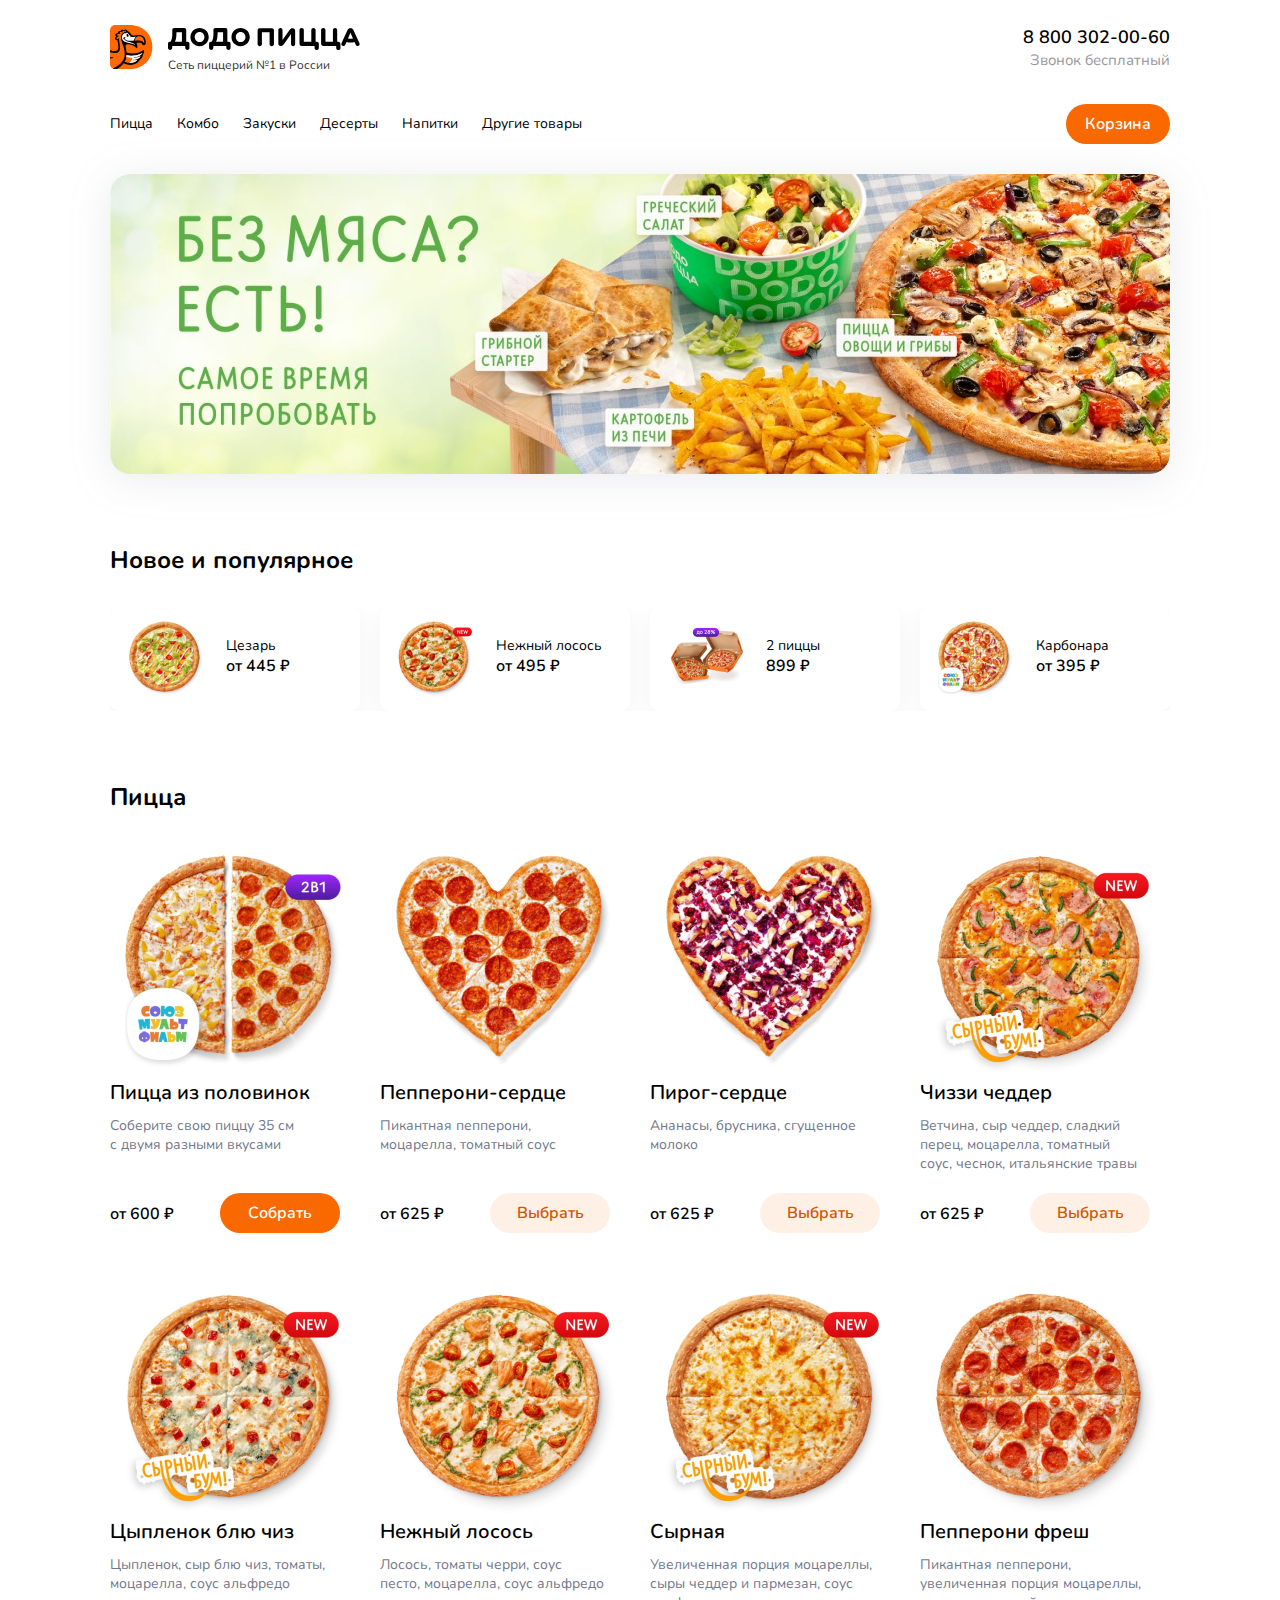
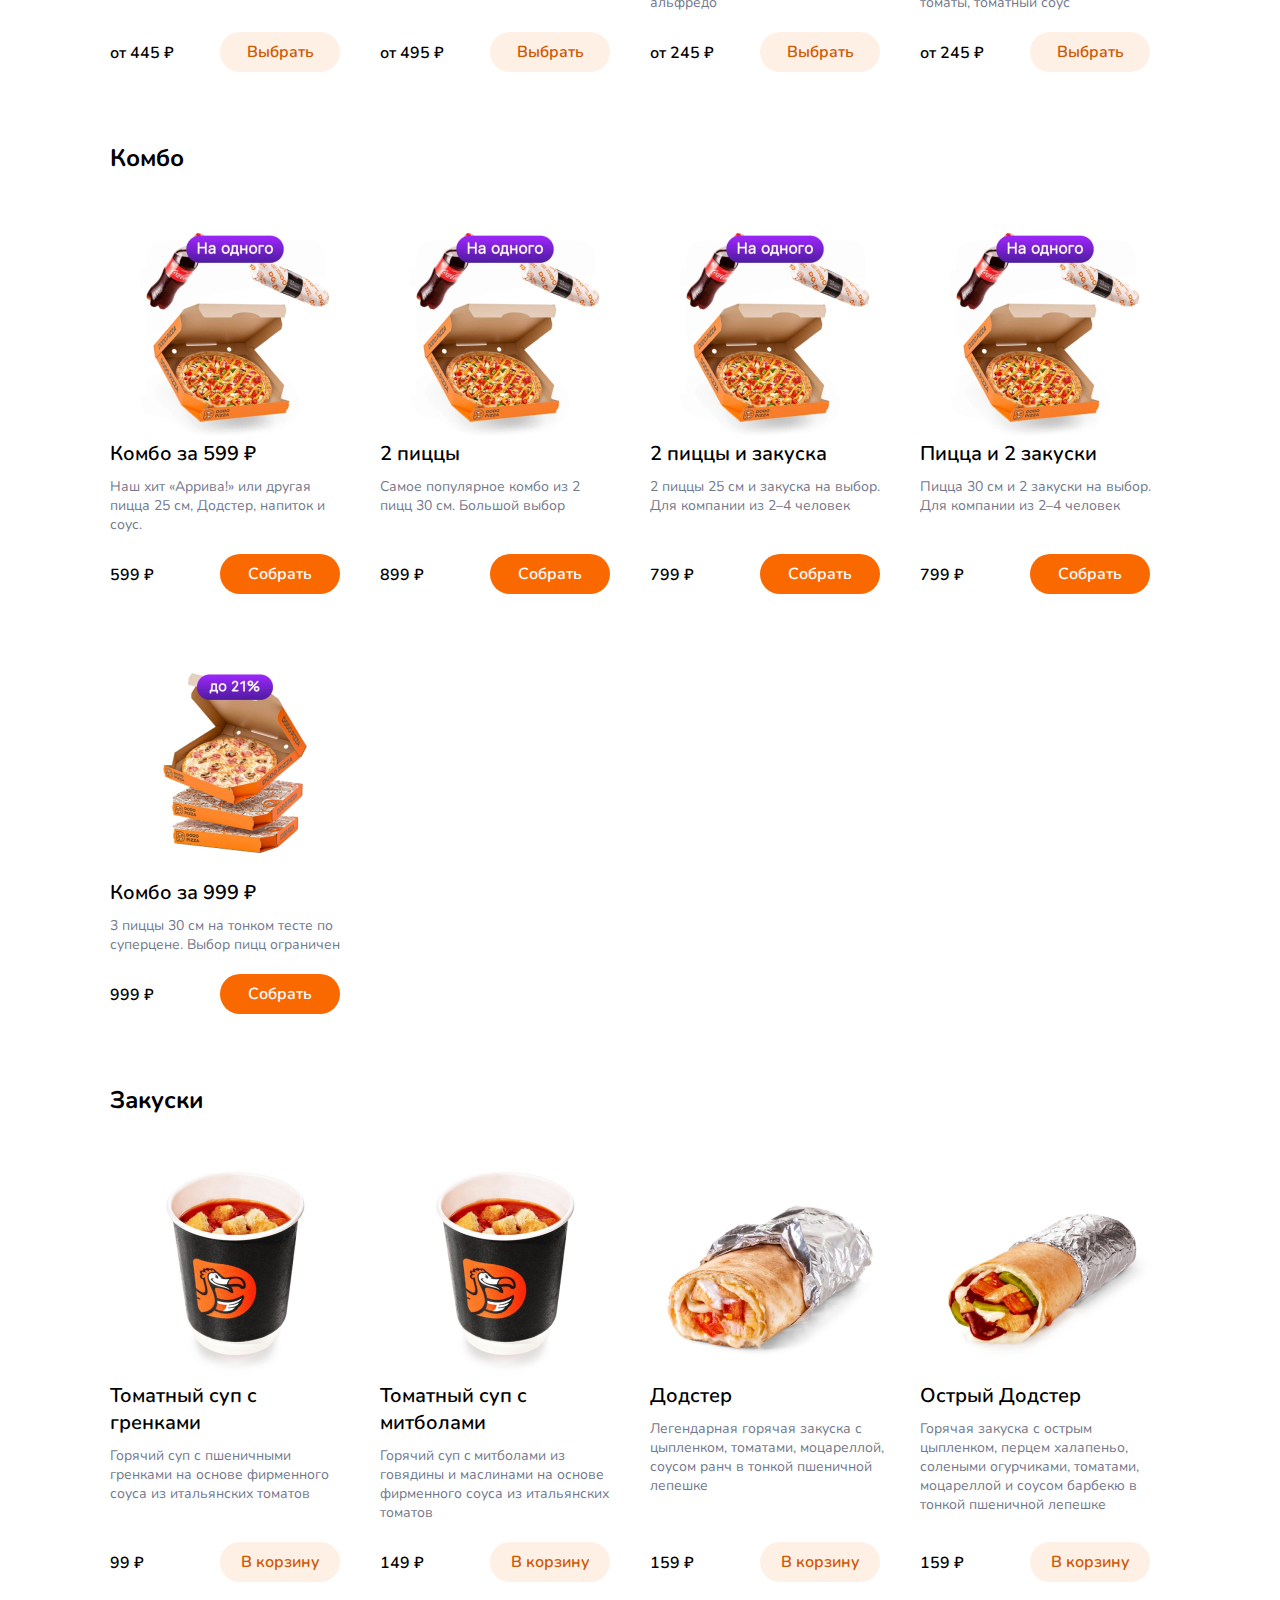
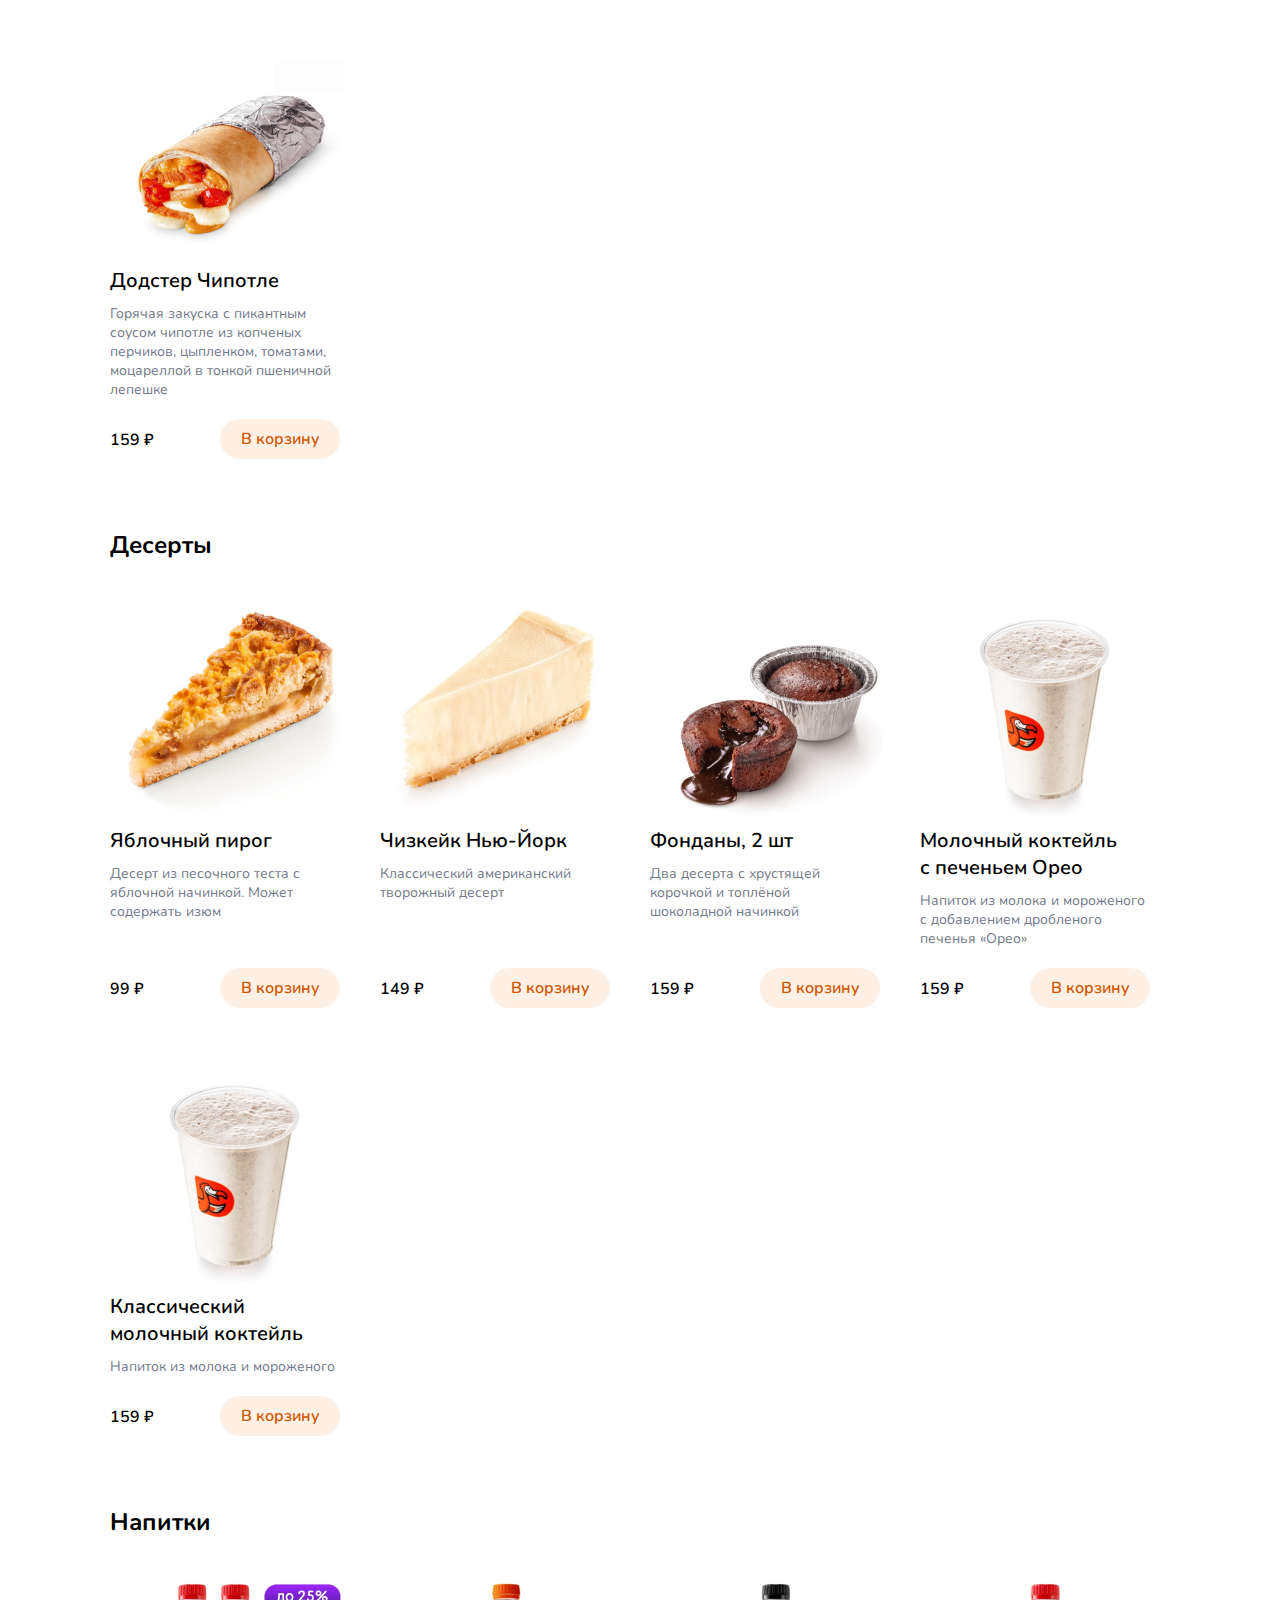
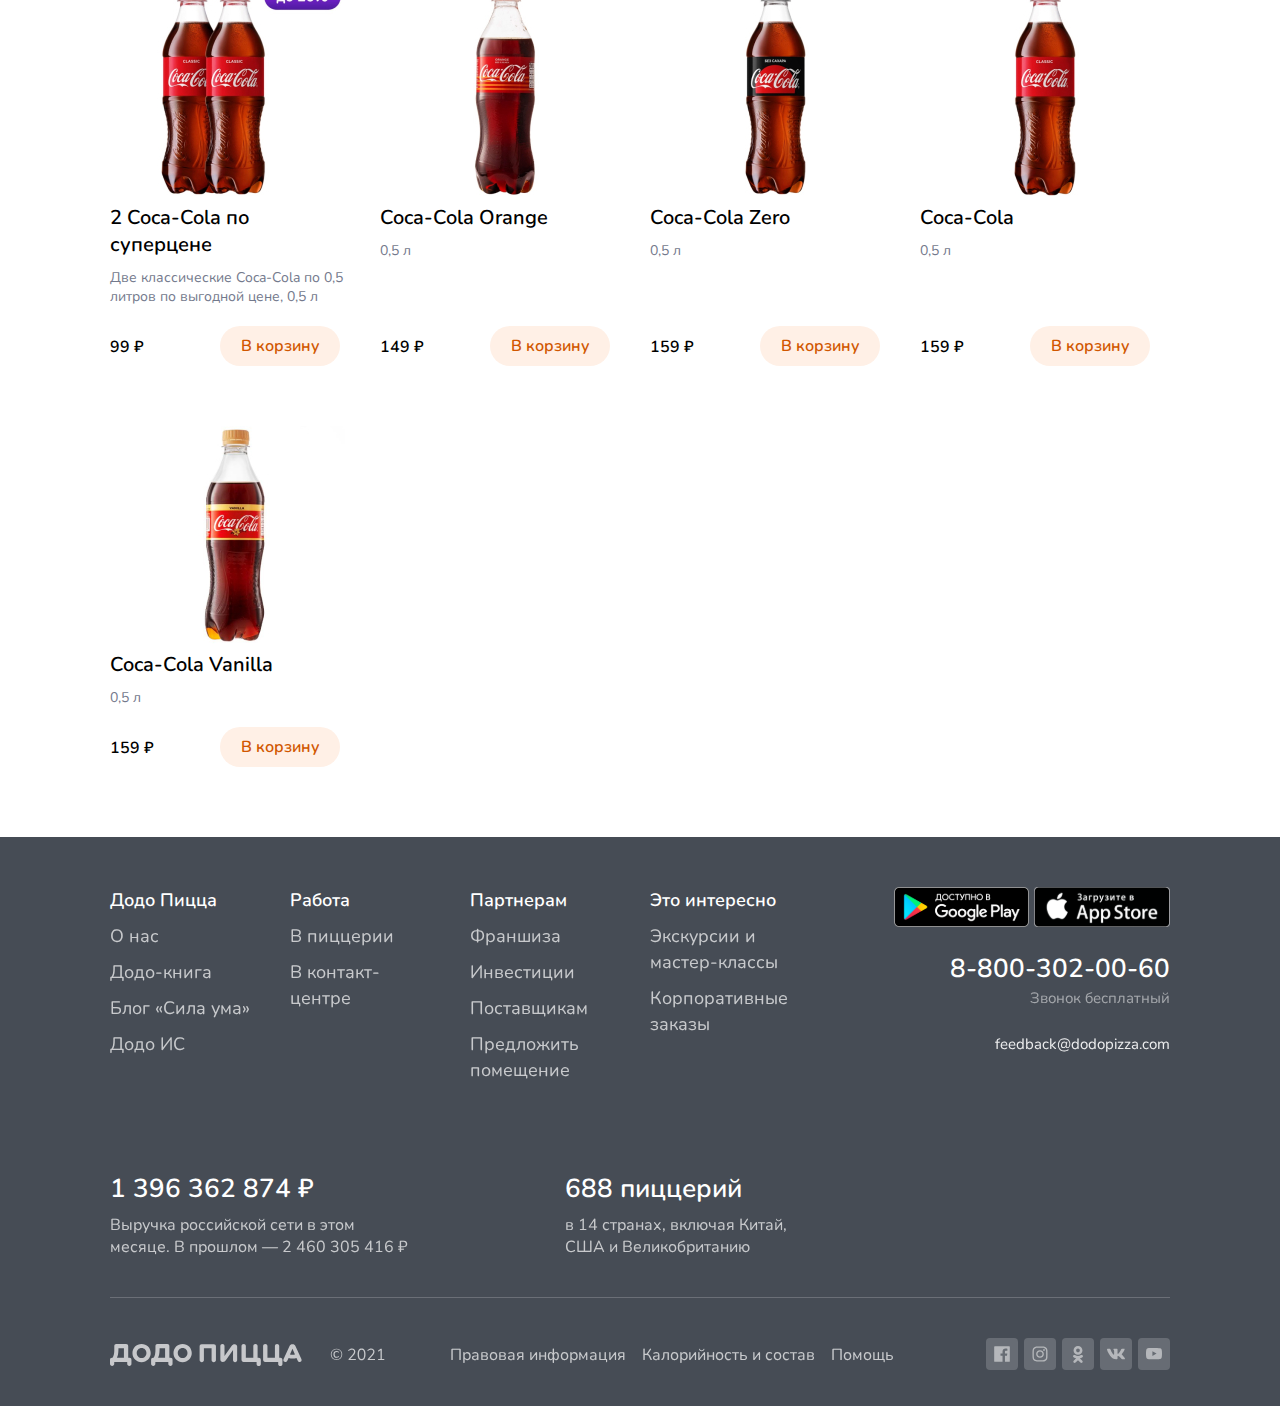
<file: index.html>
<!DOCTYPE html>
<html lang="en">
  <head>
    <meta charset="UTF-8" />
    <meta http-equiv="X-UA-Compatible" content="IE=edge" />
    <meta name="viewport" content="width=device-width, initial-scale=1.0" />
    <link rel="stylesheet" href="./styles/styles.css" />
    <link
      rel="apple-touch-icon"
      sizes="180x180"
      href="./images/favicon/apple-touch-icon.png"
    />
    <link
      rel="icon"
      type="image/png"
      sizes="32x32"
      href="./images/favicon/favicon-32x32.png"
    />
    <link
      rel="icon"
      type="image/png"
      sizes="16x16"
      href="./images/favicon/favicon-16x16.png"
    />
    <title>Dodo pizza</title>
  </head>
  <body>
    <!-- MENU -->
    <header class="menu">
      <div class="container">
        <div class="menu__header header">
          <div class="header__left left">
            <a href="">
              <img class="left__logo" src="./images/logo.svg" alt="Logo" />
            </a>
            <div class="left__title title">
              <a href="">
                <img
                  class="title__logo"
                  src="./images/title-header.svg"
                  alt="Dodo pizza"
                />
              </a>
              <h3 class="title__text">Сеть пиццерий №1 в России</h3>
            </div>
          </div>

          <div class="header__telephone telephone">
            <a class="telephone__number" href="tel:88003020060">
              8 800 302-00-60
            </a>
            <p class="telephone__text">Звонок бесплатный</p>
          </div>
        </div>
        <div class="menu__navbar navbar">
          <div class="navbar__list list">
            <a class="list__link" href="#pizza">Пицца</a>
            <a class="list__link" href="#combo">Комбо</a>
            <a class="list__link" href="#snacks">Закуски</a>
            <a class="list__link" href="#desserts">Десерты</a>
            <a class="list__link" href="#drinks">Напитки</a>
            <a class="list__link" href="">Другие товары</a>
          </div>
          <button class="navbar__button">Корзина</button>
        </div>
      </div>
    </header>

    <main>
      <!-- SLIDER -->
      <section class="slider">
        <div class="container container-slider">
          <img
            class="container-slider__img"
            src="./images/slider.jpg"
            alt="slider"
          />
        </div>
      </section>

      <!-- NEW PRODUCTS -->
      <section class="new-products">
        <div class="container">
          <h2 class="new-products__title">Новое и популярное</h2>
          <div class="new-products__list list">
            <div class="list__item item">
              <img
                class="item__img"
                srcset="
                  ./images/new-products/new-1.jpg    1x,
                  ./images/new-products/new-1-2x.jpg 2x
                "
                alt="Caesar"
              />
              <div class="item__text text">
                <p class="text__title">Цезарь</p>
                <p class="text__price">от 445 ₽</p>
              </div>
            </div>
            <div class="list__item item">
              <img
                class="item__img"
                srcset="
                  ./images/new-products/new-2.jpg    1x,
                  ./images/new-products/new-2-2x.jpg 2x
                "
                alt="Tender salmon"
              />
              <div class="item__text text">
                <p class="text__title">Нежный лосось</p>
                <p class="text__price">от 495 ₽</p>
              </div>
            </div>
            <div class="list__item item">
              <img
                class="item__img"
                srcset="
                  ./images/new-products/new-3.jpg    1x,
                  ./images/new-products/new-3-2x.jpg 2x
                "
                alt="2 pizzas"
              />
              <div class="item__text text">
                <p class="text__title">2 пиццы</p>
                <p class="text__price">899 ₽</p>
              </div>
            </div>
            <div class="list__item item">
              <img
                class="item__img"
                srcset="
                  ./images/new-products/new-4.jpg    1x,
                  ./images/new-products/new-4-2x.jpg 2x
                "
                alt="Carbonara"
              />
              <div class="item__text text">
                <p class="text__title">Карбонара</p>
                <p class="text__price">от 395 ₽</p>
              </div>
            </div>
            <span class="new-products__anchor" id="pizza-mobile"></span>
          </div>
        </div>
      </section>

      <!-- MOBILE MENU -->
      <section class="mobile-navbar">
        <div class="container">
          <div class="mobile-navbar__wrapper wrapper">
            <a href="#pizza-mobile">
              <button class="wrapper__button">Пицца</button>
            </a>
            <a href="#combo-mobile">
              <button class="wrapper__button">Комбо</button>
            </a>
            <a href="#snacks-mobile">
              <button class="wrapper__button">Закуски</button>
            </a>
            <a href="#desserts-mobile">
              <button class="wrapper__button">Десерты</button>
            </a>
            <a href="#drinks-mobile">
              <button class="wrapper__button">Напитки</button>
            </a>
            <a href="">
              <button class="wrapper__button">Другие товары</button>
            </a>
          </div>
        </div>
      </section>

      <!-- PIZZA -->
      <section class="grid" id="pizza">
        <div class="container">
          <h2 class="grid__title">Пицца</h2>
          <div class="grid__grid-list grid-list">
            <!-- Pizza from halves -->
            <div class="grid-list__grid-card grid-card">
              <img
                class="grid-card__img"
                srcset="
                  ./images/pizza/pizza-1.jpg    1x,
                  ./images/pizza/pizza-1-2x.jpg 2x
                "
                alt="Pizza from halves"
              />
              <div class="grid-card__wrapper">
                <h3 class="grid-card__title">Пицца из половинок</h3>
                <p class="grid-card__text grid-card__text_type_pizza">
                  Соберите свою пиццу 35 см с&nbsp;двумя разными вкусами
                </p>
                <div class="grid-card__grid-card-footer grid-card-footer">
                  <p class="grid-card-footer__price">от 600 ₽</p>
                  <button
                    class="grid-card-footer__button grid-card-footer__button_type_primary"
                    type="submit"
                  >
                    Собрать
                  </button>
                </div>
              </div>
            </div>
            <!-- Pepperoni heart -->
            <div class="grid-list__grid-card grid-card">
              <img
                class="grid-card__img"
                srcset="
                  ./images/pizza/pizza-2.jpg    1x,
                  ./images/pizza/pizza-2-2x.jpg 2x
                "
                alt="Pepperoni heart"
              />
              <div class="grid-card__wrapper">
                <h3 class="grid-card__title">Пепперони-сердце</h3>
                <p class="grid-card__text grid-card__text_type_pizza">
                  Пикантная пепперони, моцарелла, томатный соус
                </p>
                <div class="grid-card__grid-card-footer grid-card-footer">
                  <p class="grid-card-footer__price">от 625 ₽</p>
                  <button
                    class="grid-card-footer__button grid-card-footer__button_type_secondary"
                    type="submit"
                  >
                    Выбрать
                  </button>
                </div>
              </div>
            </div>
            <!-- Heart pie -->
            <div class="grid-list__grid-card grid-card">
              <img
                class="grid-card__img"
                srcset="
                  ./images/pizza/pizza-3.jpg    1x,
                  ./images/pizza/pizza-3-2x.jpg 2x
                "
                alt="Heart pie"
              />
              <div class="grid-card__wrapper">
                <h3 class="grid-card__title">Пирог-сердце</h3>
                <p class="grid-card__text grid-card__text_type_pizza">
                  Ананасы, брусника, сгущенное молоко
                </p>
                <div class="grid-card__grid-card-footer grid-card-footer">
                  <p class="grid-card-footer__price">от 625 ₽</p>
                  <button
                    class="grid-card-footer__button grid-card-footer__button_type_secondary"
                    type="submit"
                  >
                    Выбрать
                  </button>
                </div>
              </div>
            </div>
            <!-- Chizzy cheddar -->
            <div class="grid-list__grid-card grid-card">
              <img
                class="grid-card__img"
                srcset="
                  ./images/pizza/pizza-4.jpg    1x,
                  ./images/pizza/pizza-4-2x.jpg 2x
                "
                alt="Chizzy cheddar"
              />
              <div class="grid-card__wrapper">
                <h3 class="grid-card__title">Чиззи чеддер</h3>
                <p class="grid-card__text grid-card__text_type_pizza">
                  Ветчина, сыр чеддер, сладкий перец, моцарелла, томатный соус,
                  чеснок, итальянские травы
                </p>
                <div class="grid-card__grid-card-footer grid-card-footer">
                  <p class="grid-card-footer__price">от 625 ₽</p>
                  <button
                    class="grid-card-footer__button grid-card-footer__button_type_secondary"
                    type="submit"
                  >
                    Выбрать
                  </button>
                </div>
              </div>
            </div>
            <!-- Blue cheese chicken -->
            <div class="grid-list__grid-card grid-card">
              <img
                class="grid-card__img"
                srcset="
                  ./images/pizza/pizza-5.jpg    1x,
                  ./images/pizza/pizza-5-2x.jpg 2x
                "
                alt="Blue cheese chicken"
              />
              <div class="grid-card__wrapper">
                <h3 class="grid-card__title">Цыпленок блю чиз</h3>
                <p class="grid-card__text grid-card__text_type_pizza">
                  Цыпленок, сыр блю чиз, томаты, моцарелла, соус альфредо
                </p>
                <div class="grid-card__grid-card-footer grid-card-footer">
                  <p class="grid-card-footer__price">от 445 ₽</p>
                  <button
                    class="grid-card-footer__button grid-card-footer__button_type_secondary"
                    type="submit"
                  >
                    Выбрать
                  </button>
                </div>
              </div>
            </div>
            <!-- Tender salmon -->
            <div class="grid-list__grid-card grid-card">
              <img
                class="grid-card__img"
                srcset="
                  ./images/pizza/pizza-6.jpg    1x,
                  ./images/pizza/pizza-6-2x.jpg 2x
                "
                alt="Tender salmon"
              />
              <div class="grid-card__wrapper">
                <h3 class="grid-card__title">Нежный лосось</h3>
                <p class="grid-card__text grid-card__text_type_pizza">
                  Лосось, томаты черри, соус песто, моцарелла, соус альфредо
                </p>
                <div class="grid-card__grid-card-footer grid-card-footer">
                  <p class="grid-card-footer__price">от 495 ₽</p>
                  <button
                    class="grid-card-footer__button grid-card-footer__button_type_secondary"
                    type="submit"
                  >
                    Выбрать
                  </button>
                </div>
              </div>
            </div>
            <!-- Cheese -->
            <div class="grid-list__grid-card grid-card">
              <img
                class="grid-card__img"
                srcset="
                  ./images/pizza/pizza-7.jpg    1x,
                  ./images/pizza/pizza-7-2x.jpg 2x
                "
                alt="Cheese"
              />
              <div class="grid-card__wrapper">
                <h3 class="grid-card__title">Сырная</h3>
                <p class="grid-card__text grid-card__text_type_pizza">
                  Увеличенная порция моцареллы, сыры чеддер и пармезан, соус
                  альфредо
                </p>
                <div class="grid-card__grid-card-footer grid-card-footer">
                  <p class="grid-card-footer__price">от 245 ₽</p>
                  <button
                    class="grid-card-footer__button grid-card-footer__button_type_secondary"
                    type="submit"
                  >
                    Выбрать
                  </button>
                </div>
              </div>
            </div>
            <!-- Pepperoni fresh -->
            <div class="grid-list__grid-card grid-card">
              <img
                class="grid-card__img"
                srcset="
                  ./images/pizza/pizza-8.jpg    1x,
                  ./images/pizza/pizza-8-2x.jpg 2x
                "
                alt="Pepperoni fresh"
              />
              <div class="grid-card__wrapper">
                <h3 class="grid-card__title">Пепперони фреш</h3>
                <p class="grid-card__text grid-card__text_type_pizza">
                  Пикантная пепперони, увеличенная порция моцареллы, томаты,
                  томатный соус
                </p>
                <div class="grid-card__grid-card-footer grid-card-footer">
                  <p class="grid-card-footer__price">от 245 ₽</p>
                  <button
                    class="grid-card-footer__button grid-card-footer__button_type_secondary"
                    type="submit"
                    id="combo-mobile"
                  >
                    Выбрать
                  </button>
                </div>
              </div>
            </div>
          </div>
        </div>
      </section>

      <!-- COMBO -->
      <section class="grid" id="combo">
        <div class="container">
          <h2 class="grid__title">Комбо</h2>
          <div class="grid__grid-list grid-list">
            <!-- Combo for 599 ₽ -->
            <div class="grid-list__grid-card grid-card">
              <img
                class="grid-card__img"
                srcset="
                  ./images/combo/combo-1.jpg    1x,
                  ./images/combo/combo-1-2x.jpg 2x
                "
                alt="Combo for 599 ₽"
              />
              <div class="grid-card__wrapper">
                <h3 class="grid-card__title">Комбо за 599 ₽</h3>
                <p class="grid-card__text grid-card__text_type_combo">
                  Наш хит «Аррива!» или другая пицца 25 см, Додстер, напиток и
                  соус.
                </p>
                <div class="grid-card__grid-card-footer grid-card-footer">
                  <p class="grid-card-footer__price">599 ₽</p>
                  <button
                    class="grid-card-footer__button grid-card-footer__button_type_primary"
                    type="submit"
                  >
                    Собрать
                  </button>
                </div>
              </div>
            </div>
            <!-- 2 pizzas -->
            <div class="grid-list__grid-card grid-card">
              <img
                class="grid-card__img"
                srcset="
                  ./images/combo/combo-2.jpg    1x,
                  ./images/combo/combo-2-2x.jpg 2x
                "
                alt="2 pizzas"
              />
              <div class="grid-card__wrapper">
                <h3 class="grid-card__title">2 пиццы</h3>
                <p class="grid-card__text grid-card__text_type_combo">
                  Самое популярное комбо из 2 пицц 30 см. Большой выбор
                </p>
                <div class="grid-card__grid-card-footer grid-card-footer">
                  <p class="grid-card-footer__price">899 ₽</p>
                  <button
                    class="grid-card-footer__button grid-card-footer__button_type_primary"
                    type="submit"
                  >
                    Собрать
                  </button>
                </div>
              </div>
            </div>
            <!-- 2 pizzas and a snack -->
            <div class="grid-list__grid-card grid-card">
              <img
                class="grid-card__img"
                srcset="
                  ./images/combo/combo-3.jpg    1x,
                  ./images/combo/combo-3-2x.jpg 2x
                "
                alt="2 pizzas and a snacks"
              />
              <div class="grid-card__wrapper">
                <h3 class="grid-card__title">2 пиццы и закуска</h3>
                <p class="grid-card__text grid-card__text_type_combo">
                  2 пиццы 25 см и закуска на выбор. Для компании из 2–4 человек
                </p>
                <div class="grid-card__grid-card-footer grid-card-footer">
                  <p class="grid-card-footer__price">799 ₽</p>
                  <button
                    class="grid-card-footer__button grid-card-footer__button_type_primary"
                    type="submit"
                  >
                    Собрать
                  </button>
                </div>
              </div>
            </div>
            <!-- Pizza and 2 snacks -->
            <div class="grid-list__grid-card grid-card">
              <img
                class="grid-card__img"
                srcset="
                  ./images/combo/combo-4.jpg    1x,
                  ./images/combo/combo-4-2x.jpg 2x
                "
                alt="Pizza and 2 snacks"
              />
              <div class="grid-card__wrapper">
                <h3 class="grid-card__title">Пицца и 2 закуски</h3>
                <p class="grid-card__text grid-card__text_type_combo">
                  Пицца 30 см и 2 закуски на выбор. Для компании из 2–4 человек
                </p>
                <div class="grid-card__grid-card-footer grid-card-footer">
                  <p class="grid-card-footer__price">799 ₽</p>
                  <button
                    class="grid-card-footer__button grid-card-footer__button_type_primary"
                    type="submit"
                  >
                    Собрать
                  </button>
                </div>
              </div>
            </div>
            <!-- Combo for 999 ₽ -->
            <div class="grid-list__grid-card grid-card">
              <img
                class="grid-card__img"
                srcset="
                  ./images/combo/combo-5.jpg    1x,
                  ./images/combo/combo-5-2x.jpg 2x
                "
                alt="Combo for 999 ₽"
              />
              <div class="grid-card__wrapper">
                <h3 class="grid-card__title">Комбо за 999 ₽</h3>
                <p class="grid-card__text grid-card__text_type_combo">
                  3 пиццы 30 см на тонком тесте по суперцене. Выбор пицц
                  ограничен
                </p>
                <div class="grid-card__grid-card-footer grid-card-footer">
                  <p class="grid-card-footer__price">999 ₽</p>
                  <button
                    class="grid-card-footer__button grid-card-footer__button_type_primary"
                    type="submit"
                    id="snacks-mobile"
                  >
                    Собрать
                  </button>
                </div>
              </div>
            </div>
          </div>
        </div>
      </section>

      <!-- SNACKS -->
      <section class="grid" id="snacks">
        <div class="container">
          <h2 class="grid__title">Закуски</h2>
          <div class="grid__grid-list grid-list">
            <!-- Tomato soup with croutons -->
            <div class="grid-list__grid-card grid-card">
              <img
                class="grid-card__img"
                srcset="
                  ./images/snack/snack-1.jpg    1x,
                  ./images/snack/snack-1-2x.jpg 2x
                "
                alt="Tomato soup with croutons"
              />
              <div class="grid-card__wrapper">
                <h3 class="grid-card__title">Томатный суп с гренками</h3>
                <p class="grid-card__text grid-card__text_type_snacks">
                  Горячий суп с пшеничными гренками на основе фирменного соуса
                  из итальянских томатов
                </p>
                <div class="grid-card__grid-card-footer grid-card-footer">
                  <p class="grid-card-footer__price">99 ₽</p>
                  <button
                    class="grid-card-footer__button grid-card-footer__button_type_secondary"
                    type="submit"
                  >
                    В корзину
                  </button>
                </div>
              </div>
            </div>
            <!-- Tomato soup with meatballs -->
            <div class="grid-list__grid-card grid-card">
              <img
                class="grid-card__img"
                srcset="
                  ./images/snack/snack-2.jpg    1x,
                  ./images/snack/snack-2-2x.jpg 2x
                "
                alt="Tomato soup with meatballs"
              />
              <div class="grid-card__wrapper">
                <h3 class="grid-card__title">Томатный суп с митболами</h3>
                <p class="grid-card__text grid-card__text_type_snacks">
                  Горячий суп c митболами из говядины и маслинами на основе
                  фирменного соуса из итальянских томатов
                </p>
                <div class="grid-card__grid-card-footer grid-card-footer">
                  <p class="grid-card-footer__price">149 ₽</p>
                  <button
                    class="grid-card-footer__button grid-card-footer__button_type_secondary"
                    type="submit"
                  >
                    В корзину
                  </button>
                </div>
              </div>
            </div>
            <!-- Dodster -->
            <div class="grid-list__grid-card grid-card">
              <img
                class="grid-card__img"
                srcset="
                  ./images/snack/snack-3.jpg    1x,
                  ./images/snack/snack-3-2x.jpg 2x
                "
                alt="Dodster"
              />
              <div class="grid-card__wrapper">
                <h3 class="grid-card__title">Додстер</h3>
                <p class="grid-card__text grid-card__text_type_snacks">
                  Легендарная горячая закуска с цыпленком, томатами, моцареллой,
                  соусом ранч в тонкой пшеничной лепешке
                </p>
                <div class="grid-card__grid-card-footer grid-card-footer">
                  <p class="grid-card-footer__price">159 ₽</p>
                  <button
                    class="grid-card-footer__button grid-card-footer__button_type_secondary"
                    type="submit"
                  >
                    В корзину
                  </button>
                </div>
              </div>
            </div>
            <!-- Spicy Dodster -->
            <div class="grid-list__grid-card grid-card">
              <img
                class="grid-card__img"
                srcset="
                  ./images/snack/snack-4.jpg    1x,
                  ./images/snack/snack-4-2x.jpg 2x
                "
                alt="Spicy Dodster"
              />
              <div class="grid-card__wrapper">
                <h3 class="grid-card__title">Острый Додстер</h3>
                <p class="grid-card__text grid-card__text_type_snacks">
                  Горячая закуска с острым цыпленком, перцем халапеньо, солеными
                  огурчиками, томатами, моцареллой и соусом барбекю в тонкой
                  пшеничной лепешке
                </p>
                <div class="grid-card__grid-card-footer grid-card-footer">
                  <p class="grid-card-footer__price">159 ₽</p>
                  <button
                    class="grid-card-footer__button grid-card-footer__button_type_secondary"
                    type="submit"
                  >
                    В корзину
                  </button>
                </div>
              </div>
            </div>
            <!-- Dodster Chipotle -->
            <div class="grid-list__grid-card grid-card">
              <img
                class="grid-card__img"
                srcset="
                  ./images/snack/snack-5.jpg    1x,
                  ./images/snack/snack-5-2x.jpg 2x
                "
                alt="Dodster Chipotle"
              />
              <div class="grid-card__wrapper">
                <h3 class="grid-card__title">Додстер Чипотле</h3>
                <p class="grid-card__text grid-card__text_type_snacks">
                  Горячая закуска с пикантным соусом чипотле из копченых
                  перчиков, цыпленком, томатами, моцареллой в тонкой пшеничной
                  лепешке
                </p>
                <div class="grid-card__grid-card-footer grid-card-footer">
                  <p class="grid-card-footer__price">159 ₽</p>
                  <button
                    class="grid-card-footer__button grid-card-footer__button_type_secondary"
                    type="submit"
                    id="desserts-mobile"
                  >
                    В корзину
                  </button>
                </div>
              </div>
            </div>
          </div>
        </div>
      </section>

      <!-- DESSERTS -->
      <section class="grid" id="desserts">
        <div class="container">
          <h2 class="grid__title">Десерты</h2>
          <div class="grid__grid-list grid-list">
            <!-- Apple pie -->
            <div class="grid-list__grid-card grid-card">
              <img
                class="grid-card__img"
                srcset="
                  ./images/dessert/dessert-1.jpg    1x,
                  ./images/dessert/dessert-1-2x.jpg 2x
                "
                alt="Apple pie"
              />
              <div class="grid-card__wrapper">
                <h3 class="grid-card__title">Яблочный пирог</h3>
                <p class="grid-card__text grid-card__text_type_desserts">
                  Десерт из песочного теста с яблочной начинкой. Может содержать
                  изюм
                </p>
                <div class="grid-card__grid-card-footer grid-card-footer">
                  <p class="grid-card-footer__price">99 ₽</p>
                  <button
                    class="grid-card-footer__button grid-card-footer__button_type_secondary"
                    type="submit"
                  >
                    В корзину
                  </button>
                </div>
              </div>
            </div>
            <!-- Cheesecake New York -->
            <div class="grid-list__grid-card grid-card">
              <img
                class="grid-card__img"
                srcset="
                  ./images/dessert/dessert-2.jpg    1x,
                  ./images/dessert/dessert-2-2x.jpg 2x
                "
                alt="Cheesecake New York"
              />
              <div class="grid-card__wrapper">
                <h3 class="grid-card__title">Чизкейк Нью-Йорк</h3>
                <p class="grid-card__text grid-card__text_type_desserts">
                  Классический американский творожный десерт
                </p>
                <div class="grid-card__grid-card-footer grid-card-footer">
                  <p class="grid-card-footer__price">149 ₽</p>
                  <button
                    class="grid-card-footer__button grid-card-footer__button_type_secondary"
                    type="submit"
                  >
                    В корзину
                  </button>
                </div>
              </div>
            </div>
            <!-- Fondanas, 2 pcs -->
            <div class="grid-list__grid-card grid-card">
              <img
                class="grid-card__img"
                srcset="
                  ./images/dessert/dessert-3.jpg    1x,
                  ./images/dessert/dessert-3-2x.jpg 2x
                "
                alt="Fondanas, 2 pcs"
              />
              <div class="grid-card__wrapper">
                <h3 class="grid-card__title">Фонданы, 2 шт</h3>
                <p class="grid-card__text grid-card__text_type_desserts">
                  Два десерта с хрустящей корочкой&nbsp;и&nbsp;топлёной
                  шоколадной&nbsp;начинкой
                </p>
                <div class="grid-card__grid-card-footer grid-card-footer">
                  <p class="grid-card-footer__price">159 ₽</p>
                  <button
                    class="grid-card-footer__button grid-card-footer__button_type_secondary"
                    type="submit"
                  >
                    В корзину
                  </button>
                </div>
              </div>
            </div>
            <!-- Oreo milkshake -->
            <div class="grid-list__grid-card grid-card">
              <img
                class="grid-card__img"
                srcset="
                  ./images/dessert/dessert-4.jpg    1x,
                  ./images/dessert/dessert-4-2x.jpg 2x
                "
                alt="Oreo milkshake"
              />
              <div class="grid-card__wrapper">
                <h3 class="grid-card__title">
                  Молочный коктейль с печеньем Орео
                </h3>
                <p class="grid-card__text grid-card__text_type_desserts">
                  Напиток из молока и мороженого с добавлением дробленого
                  печенья «Орео»
                </p>
                <div class="grid-card__grid-card-footer grid-card-footer">
                  <p class="grid-card-footer__price">159 ₽</p>
                  <button
                    class="grid-card-footer__button grid-card-footer__button_type_secondary"
                    type="submit"
                  >
                    В корзину
                  </button>
                </div>
              </div>
            </div>
            <!-- Classic milkshake -->
            <div class="grid-list__grid-card grid-card">
              <img
                class="grid-card__img"
                srcset="
                  ./images/dessert/dessert-5.jpg    1x,
                  ./images/dessert/dessert-5-2x.jpg 2x
                "
                alt="Classic milkshake"
              />
              <div class="grid-card__wrapper">
                <h3 class="grid-card__title">Классический молочный коктейль</h3>
                <p class="grid-card__text grid-card__text_type_desserts">
                  Напиток из молока и мороженого
                </p>
                <div class="grid-card__grid-card-footer grid-card-footer">
                  <p class="grid-card-footer__price">159 ₽</p>
                  <button
                    class="grid-card-footer__button grid-card-footer__button_type_secondary"
                    type="submit"
                    id="drinks-mobile"
                  >
                    В корзину
                  </button>
                </div>
              </div>
            </div>
          </div>
        </div>
      </section>

      <!-- DRINKS -->
      <section class="grid" id="drinks">
        <div class="container">
          <h2 class="grid__title">Напитки</h2>
          <div class="grid__grid-list grid-list">
            <!-- 2 Coca-Cola at a super price -->
            <div class="grid-list__grid-card grid-card">
              <img
                class="grid-card__img"
                srcset="
                  ./images/drink/drink-1.jpg    1x,
                  ./images/drink/drink-1-2x.jpg 2x
                "
                alt="2 Coca-Cola at a super price"
              />
              <div class="grid-card__wrapper">
                <h3 class="grid-card__title">2 Coca-Cola по суперцене</h3>
                <p class="grid-card__text grid-card__text_type_drinks">
                  Две классические Coca-Cola по 0,5 литров по выгодной цене, 0,5
                  л
                </p>
                <div class="grid-card__grid-card-footer grid-card-footer">
                  <p class="grid-card-footer__price">99 ₽</p>
                  <button
                    class="grid-card-footer__button grid-card-footer__button_type_secondary"
                    type="submit"
                  >
                    В корзину
                  </button>
                </div>
              </div>
            </div>
            <!-- Coca-Cola Orange -->
            <div class="grid-list__grid-card grid-card">
              <img
                class="grid-card__img"
                srcset="
                  ./images/drink/drink-2.jpg    1x,
                  ./images/drink/drink-2-2x.jpg 2x
                "
                alt="Coca-Cola Orange"
              />
              <div class="grid-card__wrapper">
                <h3 class="grid-card__title">Coca-Cola Orange</h3>
                <p class="grid-card__text grid-card__text_type_drinks">0,5 л</p>
                <div class="grid-card__grid-card-footer grid-card-footer">
                  <p class="grid-card-footer__price">149 ₽</p>
                  <button
                    class="grid-card-footer__button grid-card-footer__button_type_secondary"
                    type="submit"
                  >
                    В корзину
                  </button>
                </div>
              </div>
            </div>
            <!-- Coca-Cola Zero -->
            <div class="grid-list__grid-card grid-card">
              <img
                class="grid-card__img"
                srcset="
                  ./images/drink/drink-3.jpg    1x,
                  ./images/drink/drink-3-2x.jpg 2x
                "
                alt="Coca-Cola Zero"
              />
              <div class="grid-card__wrapper">
                <h3 class="grid-card__title">Coca-Cola Zero</h3>
                <p class="grid-card__text grid-card__text_type_drinks">0,5 л</p>
                <div class="grid-card__grid-card-footer grid-card-footer">
                  <p class="grid-card-footer__price">159 ₽</p>
                  <button
                    class="grid-card-footer__button grid-card-footer__button_type_secondary"
                    type="submit"
                  >
                    В корзину
                  </button>
                </div>
              </div>
            </div>
            <!-- Coca-Cola -->
            <div class="grid-list__grid-card grid-card">
              <img
                class="grid-card__img"
                srcset="
                  ./images/drink/drink-4.jpg    1x,
                  ./images/drink/drink-4-2x.jpg 2x
                "
                alt="Coca-Cola"
              />
              <div class="grid-card__wrapper">
                <h3 class="grid-card__title">Coca-Cola</h3>
                <p class="grid-card__text grid-card__text_type_drinks">0,5 л</p>
                <div class="grid-card__grid-card-footer grid-card-footer">
                  <p class="grid-card-footer__price">159 ₽</p>
                  <button
                    class="grid-card-footer__button grid-card-footer__button_type_secondary"
                    type="submit"
                  >
                    В корзину
                  </button>
                </div>
              </div>
            </div>
            <!-- Coca-Cola Vanilla -->
            <div class="grid-list__grid-card grid-card">
              <img
                class="grid-card__img"
                srcset="
                  ./images/drink/drink-5.jpg    1x,
                  ./images/drink/drink-5-2x.jpg 2x
                "
                alt="Coca-Cola Vanilla"
              />
              <div class="grid-card__wrapper">
                <h3 class="grid-card__title">Coca-Cola Vanilla</h3>
                <p class="grid-card__text grid-card__text_type_drinks">0,5 л</p>
                <div class="grid-card__grid-card-footer grid-card-footer">
                  <p class="grid-card-footer__price">159 ₽</p>
                  <button
                    class="grid-card-footer__button grid-card-footer__button_type_secondary"
                    type="submit"
                  >
                    В корзину
                  </button>
                </div>
              </div>
            </div>
          </div>
        </div>
      </section>
    </main>

    <!-- FOOTER -->
    <footer class="footer">
      <div class="container">
        <div class="footer__grid grid">
          <!-- Dodo pizza -->
          <div class="grid__dodo-pizza dodo-pizza">
            <h2 class="dodo-pizza__title">Додо Пицца</h2>

            <a class="dodo-pizza__link" href="">О нас</a>
            <a class="dodo-pizza__link" href="">Додо-книга</a>
            <a class="dodo-pizza__link" href="">Блог «Сила ума»</a>
            <a class="dodo-pizza__link" href="">Додо ИС</a>
          </div>
          <!-- Job -->
          <div class="grid__job job">
            <h2 class="job__title">Работа</h2>
            <a class="job__link" href="">В пиццерии</a>
            <a class="job__link" href="">В контакт- центре</a>
          </div>
          <!-- Partners -->
          <div class="grid__partners partners">
            <h2 class="partners__title">Партнерам</h2>

            <a class="partners__link" href="">Франшиза</a>
            <a class="partners__link" href="">Инвестиции</a>
            <a class="partners__link" href="">Поставщикам</a>
            <a class="partners__link" href="">Предложить помещение</a>
          </div>
          <!-- It is interesting -->
          <div class="grid__it-is-interesting it-is-interesting">
            <h2 class="it-is-interesting__title">Это интересно</h2>
            <a class="it-is-interesting__link" href="">
              Экскурсии и мастер-классы
            </a>
            <a class="it-is-interesting__link" href="">Корпоративные заказы</a>
          </div>
          <!-- Contacts -->
          <div class="grid__contacts contacts">
            <div class="contacts__market">
              <a
                href="https://play.google.com/store/apps/details?id=ru.dodopizza.app"
                target="_blank"
                rel="noopener"
              >
                <img
                  class="contacts__img"
                  src="./images/google-play.svg"
                  alt="Google play"
                />
              </a>
              <a
                href="https://apps.apple.com/RU/app/id894649641?mt=8"
                target="_blank"
                rel="noopener"
              >
                <img
                  class="contacts__img"
                  src="./images/apple-store.svg"
                  alt="Apple store"
                />
              </a>
            </div>

            <a class="contacts__telephone" href="tel:88003020060">
              8-800-302-00-60
            </a>
            <p class="contacts__text">Звонок бесплатный</p>
            <a class="contacts__email" href="mailto:feedback@dodopizza.com">
              feedback@dodopizza.com
            </a>
          </div>
          <!-- Revenue -->
          <div class="grid__revenue revenue">
            <p class="revenue__number">1 396 362 874 ₽</p>
            <p class="revenue__text">
              Выручка российской сети в этом месяце. В прошлом — 2 460 305 416 ₽
            </p>
          </div>
          <!-- Number of pizzerias -->
          <div class="grid__number-of-pizzerias nubmber-of-pizzerias">
            <p class="number-of-pizzerias__number">688 пиццерий</p>
            <p class="number-of-pizzerias__text">
              в 14 странах, включая Китай, США и Великобританию
            </p>
          </div>
          <!-- Logo and copyright -->
          <div class="grid__logo-and-copyright logo-and-copyright">
            <img src="./images/title-footer.svg" alt="Dodo pizza" />
          </div>
          <!-- Legal information -->
          <div class="grid__legal-information legal-information">
            <a class="legal-information__link" href="">Правовая информация</a>
            <a class="legal-information__link" href="">Калорийность и состав</a>
            <a class="legal-information__link" href="">Помощь</a>
          </div>
          <!-- Social media -->
          <div class="grid__social-media social-media">
            <a
              href="https://www.facebook.com/dodopizza/"
              target="_blank"
              rel="noopener"
            >
              <img
                class="social-media__img"
                src="./images/social-media/social-media-1.svg"
                alt="Facebook"
              />
            </a>
            <a
              href="https://instagram.com/dodopizza"
              target="_blank"
              rel="noopener"
            >
              <img
                class="social-media__img"
                src="./images/social-media/social-media-2.svg"
                alt="Instagram"
              />
            </a>
            <a href="https://ok.ru/dodopizza" target="_blank" rel="noopener">
              <img
                class="social-media__img"
                src="./images/social-media/social-media-3.svg"
                alt="Odnoklassniki"
              />
            </a>
            <a href="https://vk.com/dodo" target="_blank" rel="noopener">
              <img
                class="social-media__img"
                src="./images/social-media/social-media-4.svg"
                alt="VK"
              />
            </a>
            <a
              href="https://www.youtube.com/dodomovie"
              target="_blank"
              rel="noopener"
            >
              <img
                class="social-media__img"
                src="./images/social-media/social-media-5.svg"
                alt="Youtube"
              />
            </a>
          </div>
        </div>
      </div>
    </footer>
  </body>
</html>
</file>
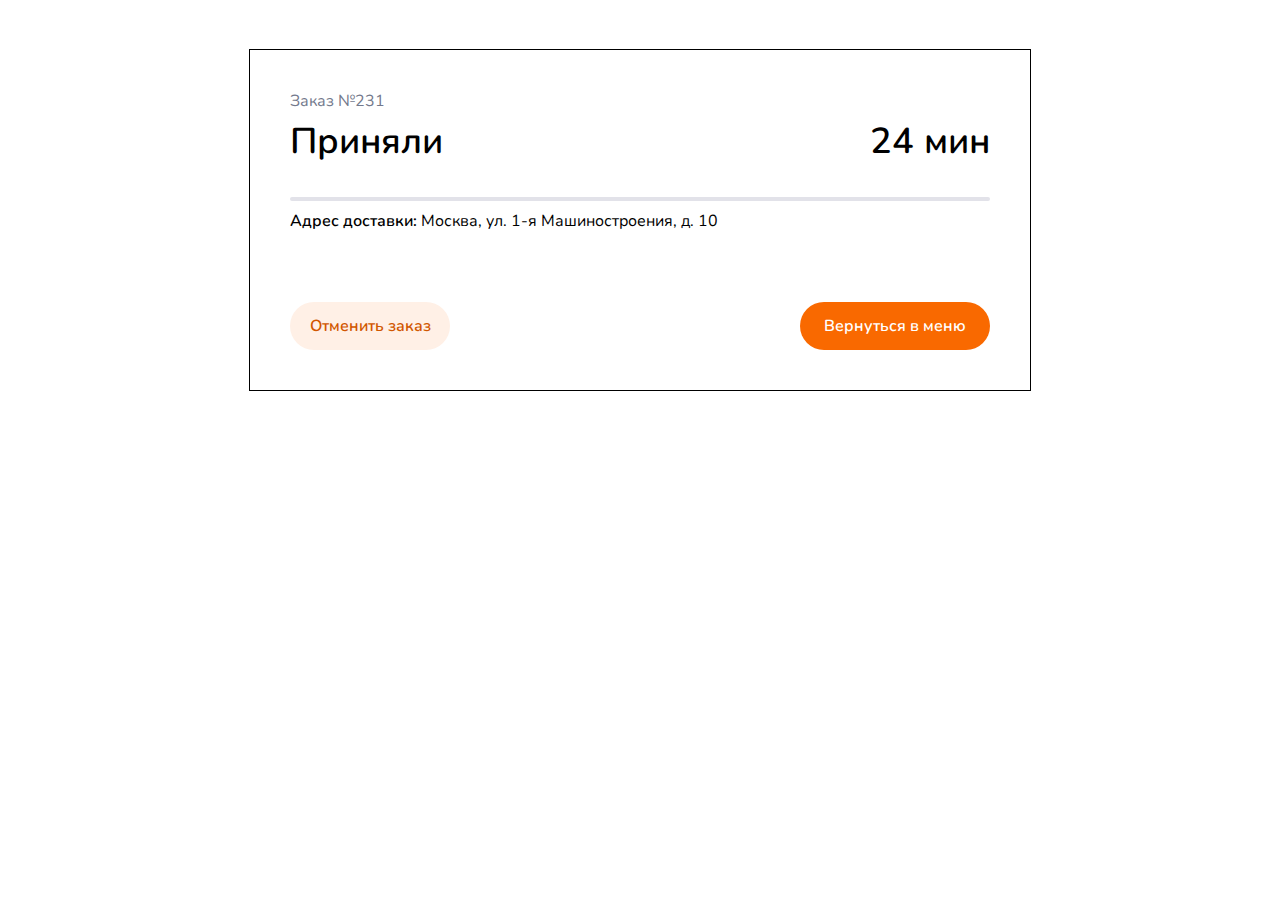
<file: pages/basket/basket.html>
<!DOCTYPE html>
<html lang="en">
  <head>
    <meta charset="UTF-8" />
    <meta http-equiv="X-UA-Compatible" content="IE=edge" />
    <meta name="viewport" content="width=device-width, initial-scale=1.0" />
    <link rel="stylesheet" href="./styles/styles.css" />
    <title>Basket</title>
  </head>
  <body>
    <div class="container">
      <h1 class="container__number-of-order">Заказ №231</h1>
      <div class="container__condition condition">
        <p class="condition__name">Приняли</p>
        <p class="condition__time">24 мин</p>
      </div>
      <hr class="container__line" />
      <address class="container__address">
        <span class="container__address_bold">Адрес доставки:</span>
        Москва, ул. 1-я Машиностроения, д. 10
      </address>
      <div class="container__btn btn">
        <button class="btn__cancel">Отменить заказ</button>
        <button class="btn__menu">Вернуться в меню</button>
      </div>
    </div>
  </body>
</html>
</file>
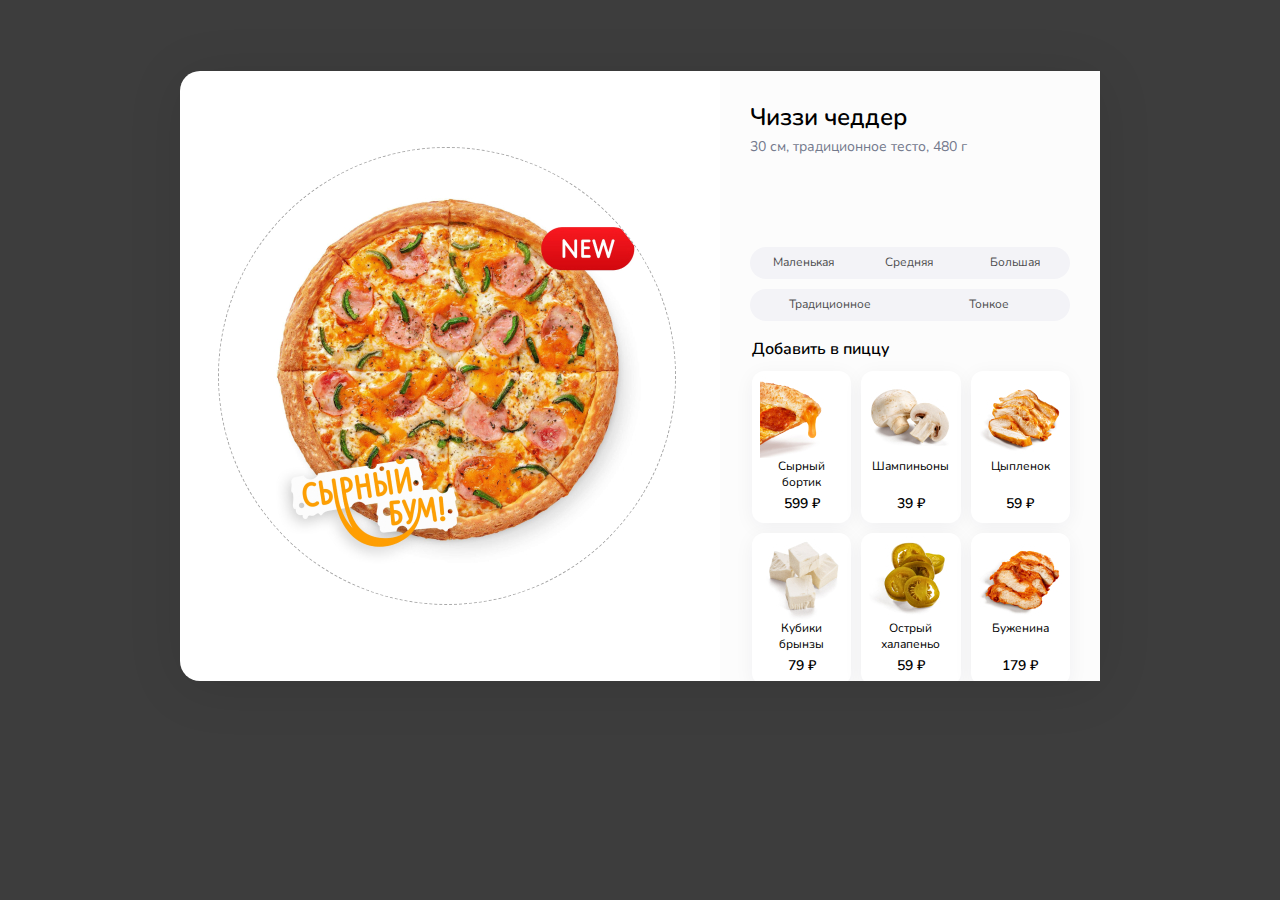
<file: pages/product-card/product-card.html>
<!DOCTYPE html>
<html lang="en">
  <head>
    <meta charset="UTF-8" />
    <meta http-equiv="X-UA-Compatible" content="IE=edge" />
    <meta name="viewport" content="width=device-width, initial-scale=1.0" />
    <link rel="stylesheet" href="./styles/styles.css" />
    <title>Product card</title>
  </head>
  <body>
    <div class="container">
      <div class="container__wrap">
        <div class="container__img">
          <img
            class=""
            srcset="./images/image.jpg 1x, ./images/image-2x.jpg 2x"
            alt="Pizza photo"
          />
        </div>
        <div class="container__content content">
          <h1 class="content__title">Чиззи чеддер</h1>
          <p class="content__desc">30 см, традиционное тесто, 480 г</p>
          <form class="content__change-size change-size">
            <label id="change-size__label" for="size-1">
              <input
                class="change-size__radio"
                type="radio"
                name="size"
                id="size-1"
              />
              <span class="change-size__text">Маленькая</span>
            </label>
            <label id="change-size__label" for="size-2">
              <input
                class="change-size__radio"
                type="radio"
                name="size"
                id="size-2"
              />
              <span class="change-size__text">Средняя</span>
            </label>
            <label id="change-size__label" for="size-3">
              <input
                class="change-size__radio"
                type="radio"
                name="size"
                id="size-3"
              />
              <span class="change-size__text">Большая</span>
            </label>
          </form>
          <form class="content__change-type change-type">
            <label id="change-type__label" for="type-1">
              <input
                class="change-type__radio"
                type="radio"
                name="type"
                id="type-1"
              />
              <span class="change-type__text">Традиционное</span>
            </label>
            <label id="change-type__label" for="type-2">
              <input
                class="change-type__radio"
                type="radio"
                name="type"
                id="type-2"
              />
              <span class="change-type__text">Тонкое</span>
          </form>
          <div class="content__addition addition">
            <h2 class="addition__title" >Добавить в пиццу</h2>
            <div class="addition__grid-wrapper grid-wrapper">
              <!-- Cheese side -->
              <div class="grid-wrapper__grid-item grid-item">
                <img class="grid-item__img" srcset="./images/add-1.jpg 1x, ./images/add-1-2x.jpg 2x" alt="Cheese side">
                <p class="grid-item__title">Сырный бортик</p>
                <p class="grid-item__price">599 ₽</p>
              </div>
              <!-- Champignons -->
              <div class="grid-wrapper__grid-item grid-item">
                <img class="grid-item__img" srcset="./images/add-2.jpg 1x, ./images/add-2-2x.jpg 2x" alt="Champignons">
                <p class="grid-item__title">Шампиньоны</p>
                <p class="grid-item__price">39 ₽</p>
              </div>
              <!-- Chicken -->
              <div class="grid-wrapper__grid-item grid-item">
                <img class="grid-item__img" srcset="./images/add-3.jpg 1x, ./images/add-3-2x.jpg 2x" alt="Chicken">
                <p class="grid-item__title">Цыпленок</p>
                <p class="grid-item__price">59 ₽</p>
              </div>
              <!-- Cubes of cheese -->
              <div class="grid-wrapper__grid-item grid-item">
                <img class="grid-item__img" srcset="./images/add-4.jpg 1x, ./images/add-4-2x.jpg 2x" alt="Cubes of cheese">
                <p class="grid-item__title">Кубики брынзы</p>
                <p class="grid-item__price">79 ₽</p>
              </div>
              <!-- Spicy jalapeno -->
              <div class="grid-wrapper__grid-item grid-item">
                <img class="grid-item__img" srcset="./images/add-5.jpg 1x, ./images/add-5-2x.jpg 2x" alt="Spicy jalapeno">
                <p class="grid-item__title">Острый халапеньо</p>
                <p class="grid-item__price">59 ₽</p>
              </div>
              <!-- Buzhenina -->
              <div class="grid-wrapper__grid-item grid-item">
                <img class="grid-item__img" srcset="./images/add-6.jpg 1x, ./images/add-6-2x.jpg 2x" alt="Buzhenina">
                <p class="grid-item__title">Буженина</p>
                <p class="grid-item__price">179 ₽</p>
              </div>
            </div>
          </div>
          <button class="content__btn">Добавить в корзину за 625 ₽</button>
        </div>
      </div>
    </div>
  </body>
</html>
</file>
<file: styles/styles.css>
html,
body,
div,
span,
applet,
object,
iframe,
h1,
h2,
h3,
h4,
h5,
h6,
p,
blockquote,
button,
pre,
a,
abbr,
acronym,
address,
big,
cite,
code,
del,
dfn,
em,
img,
ins,
kbd,
q,
s,
samp,
small,
strike,
strong,
sub,
sup,
tt,
var,
b,
u,
i,
center,
dl,
dt,
dd,
ol,
ul,
li,
fieldset,
form,
label,
legend,
table,
caption,
tbody,
tfoot,
thead,
tr,
th,
td,
article,
aside,
canvas,
details,
embed,
figure,
figcaption,
footer,
header,
hgroup,
menu,
nav,
output,
ruby,
section,
summary,
time,
mark,
audio,
video,
input {
  margin: 0;
  padding: 0;
  border: 0;
  font-size: 100%;
  font: inherit;
  vertical-align: baseline;
}

/* HTML5 display-role reset for older browsers */
article,
aside,
details,
figcaption,
figure,
footer,
img,
header,
hgroup,
menu,
nav,
section {
  display: block;
}

body {
  line-height: 1;
}

ol,
ul {
  list-style: none;
}

blockquote,
q {
  quotes: none;
}

blockquote:before,
blockquote:after,
q:before,
q:after {
  content: "";
  content: none;
}

table {
  border-collapse: collapse;
  border-spacing: 0;
}

@font-face {
  font-family: "Nunito";
  font-weight: 400;
  src: local("Nunito Regular"), local("Nunito-Regular");
  src: url(../fonts/Nunito-Regular.woff2) format("woff2");
  src: url(../fonts/Nunito-Regular.woff) format("woff");
}
@font-face {
  font-family: "Nunito";
  font-weight: 600;
  src: local("Nunito SemiBold"), local("Nunito-SemiBold");
  src: url(../fonts/Nunito-SemiBold.woff2) format("woff2");
  src: url(../fonts/Nunito-SemiBold.woff) format("woff");
}
@font-face {
  font-family: "Nunito";
  font-weight: 700;
  src: local("Nunito Bold"), local("Nunito-Bold");
  src: url(../fonts/Nunito-Bold.woff2) format("woff2");
  src: url(../fonts/Nunito-Bold.woff) format("woff");
}
* {
  box-sizing: border-box;
}

html {
  scroll-behavior: smooth;
}

.container {
  max-width: 1060px;
  margin: 0 auto;
  font-family: "Nunito", "Open Sans", sans-serif;
}

@media (max-width: 1110px) {
  .container {
    padding-left: 16px;
    padding-right: 16px;
  }
}
.menu {
  padding-top: 25px;
  padding-bottom: 30px;
}
.menu__header {
  margin-bottom: 31px;
}
.menu__navbar {
  display: flex;
  justify-content: space-between;
}

.header {
  display: flex;
  justify-content: space-between;
}
.header__left {
  display: flex;
  -moz-column-gap: 14.67px;
       column-gap: 14.67px;
}
.title__logo {
  padding-top: 3px;
  margin-bottom: 7px;
}
.title__text {
  font-weight: 400;
  font-size: 12px;
  line-height: 16px;
  color: #343434;
}

.telephone__number {
  font-weight: 600;
  font-size: 18px;
  line-height: 25px;
  color: #000000;
  text-decoration: none;
}
.telephone__text {
  font-weight: 400;
  font-size: 15px;
  line-height: 20.46px;
  color: #999999;
  text-align: right;
}

.navbar__list {
  display: flex;
  gap: 24px;
}
.navbar__button {
  width: 104px;
  height: 40px;
  font-weight: 600;
  font-size: 16px;
  line-height: 22px;
  text-align: center;
  color: #FFFFFF;
  background: #F96900;
  border-radius: 1000px;
}
.navbar__button:hover {
  background: #ED5D08;
}
.navbar__button:active {
  color: #fcbc8e;
  background: #F96900;
}

.list__link {
  padding-top: 10px;
  font-weight: 400;
  font-size: 14px;
  line-height: 19px;
  color: #000000;
  text-decoration: none;
}
.list__link:hover {
  color: #F96900;
  transition: color 0.25s;
}
.list__link:active {
  transition: 0.25s;
  transform: scale(1.05, 1.05);
  font-weight: 600;
}

@media (max-width: 768px) {
  .menu {
    padding-top: 12px;
    padding-bottom: 21px;
  }
  .title__text, .telephone, .navbar {
    display: none;
  }
  .title__logo {
    height: 14.04px;
    padding: 0;
    margin: 0 auto;
  }
  .left__logo {
    width: 22.5px;
    height: 23px;
  }
  .left {
    align-items: center;
  }
  .menu__header {
    margin: 0;
  }
}
.container-slider {
  padding-bottom: 70px;
}
.container-slider__img {
  width: 100%;
  height: auto;
  filter: drop-shadow(0px 5px 20px rgba(115, 121, 140, 0.15));
  border-radius: 20px;
  margin: 0 auto;
}

@media (max-width: 768px) {
  .container-slider {
    padding: 0;
    padding-bottom: 20px;
  }
}
.new-products {
  position: relative;
}
.new-products__title {
  margin-bottom: 30px;
  font-weight: 700;
  font-size: 24px;
  line-height: 33px;
  color: #000000;
}
.new-products__list {
  display: grid;
  grid-template-columns: repeat(4, 1fr);
  gap: 20px;
  overflow-x: auto;
}
.new-products__list::-webkit-scrollbar {
  display: none;
}
.new-products__anchor {
  position: absolute;
  top: 162px;
}

.list__item {
  width: 250px;
  height: 104px;
  padding-top: 14px;
  padding-bottom: 14px;
  padding-left: 18px;
  height: auto;
  display: flex;
  box-shadow: 0px 6px 25px rgba(6, 5, 50, 0.05);
  border-radius: 10px;
}
.list__item:hover {
  box-shadow: 0px 0px 15px rgba(6, 5, 50, 0.05);
}

.item__img {
  margin-right: 22px;
}
.text__title {
  padding-top: 15px;
  font-weight: 400;
  font-size: 14px;
  line-height: 19px;
  color: #000000;
}
.text__price {
  font-weight: 600;
  font-size: 16px;
  line-height: 22px;
  color: #000000;
}

@media (max-width: 552px) {
  .new-products {
    padding-bottom: 17px;
  }
  .new-products__title {
    margin-bottom: 10px;
    font-size: 20px;
    line-height: 27px;
  }
  .item {
    width: 240px;
    height: 108px;
    padding-top: 11px;
    padding-bottom: 11px;
    box-shadow: 0px 6px 15px rgba(6, 5, 50, 0.05);
  }
  .item__img {
    margin-right: 8px;
    padding: 0;
    width: 86px;
    height: 86px;
  }
  .text__title {
    padding-top: 21px;
  }
}
.mobile-navbar {
  visibility: hidden;
  height: 0;
}

@media (max-width: 768px) {
  .mobile-navbar {
    background-color: #fff;
    position: -webkit-sticky;
    position: sticky;
    top: 0;
    visibility: visible;
    height: 56px;
    margin-bottom: 8px;
    overflow-x: scroll;
  }
  .mobile-navbar::-webkit-scrollbar {
    display: none;
  }
  .mobile-navbar__wrapper {
    display: flex;
    gap: 0 8px;
    padding-top: 13px;
    padding-bottom: 12px;
  }
  .wrapper__button {
    width: -webkit-max-content;
    width: -moz-max-content;
    width: max-content;
    height: 31px;
    padding-left: 15px;
    padding-right: 15px;
    background: #F3F3F7;
    border-radius: 100px;
    font-weight: 600;
    font-size: 14px;
    line-height: 19px;
    text-align: center;
    color: #464C55;
  }
  .wrapper__button:hover {
    background: #FFF0E6;
    color: #D15700;
  }
  .wrapper__button:hover {
    opacity: 0.6;
  }
}
.grid {
  padding-top: 70px;
}
.grid__title {
  margin-bottom: 40px;
  font-weight: 700;
  font-size: 24px;
  line-height: 33px;
  color: #000000;
}
.grid__grid-list {
  display: grid;
  grid-template-columns: repeat(auto-fit, 250px);
  grid-template-rows: repeat(auto-fill, 1fr);
  justify-content: center;
  gap: 60px 20px;
}

main > section:last-child {
  padding-bottom: 70px;
}

.grid-card {
  display: flex;
  flex-direction: column;
}
.grid-card__img {
  padding-left: 15px;
  padding-right: 15px;
  margin-bottom: 5px;
}
.grid-card__wrapper {
  display: flex;
  flex-direction: column;
  flex-grow: 1;
}
.grid-card__img:hover {
  transform: translateY(5px);
}
.grid-card__title {
  margin-bottom: 10px;
  max-width: 201px;
  font-weight: 600;
  font-size: 20px;
  line-height: 27px;
  color: #000000;
}
.grid-card__text {
  margin-bottom: 20px;
  flex-grow: 1;
  font-weight: 400;
  font-size: 14px;
  line-height: 19px;
  color: #73798C;
}
.grid-card__text_type_pizza {
  width: 224px;
}
.grid-card__text_type_combo {
  width: 235px;
}
.grid-card__text_type_snacks {
  width: 235px;
}
.grid-card__text_type_desserts {
  width: 235px;
}
.grid-card__text_type_drinks {
  width: 235px;
}

.grid-card-footer {
  display: flex;
  justify-content: space-between;
}
.grid-card-footer__price {
  margin-top: 10px;
  font-weight: 600;
  font-size: 16px;
  line-height: 22px;
  color: #000000;
}
.grid-card-footer__button {
  margin-right: 20px;
  width: 120px;
  height: 40px;
  font-weight: 600;
  font-size: 16px;
  line-height: 22px;
  text-align: center;
  border-radius: 1000px;
}
.grid-card-footer__button_type_primary {
  color: #FFFFFF;
  background: #F96900;
  transition: all 0.25s;
}
.grid-card-footer__button_type_primary:hover {
  background: #ED5D08;
}
.grid-card-footer__button_type_primary:active {
  color: #fcbc8e;
  background: #F96900;
}
.grid-card-footer__button_type_secondary {
  color: #D15700;
  background: #FFF0E6;
  transition: all 0.25s;
}
.grid-card-footer__button_type_secondary:hover {
  color: #D55406;
  background: #FFD0B2;
}
.grid-card-footer__button_type_secondary:active {
  opacity: 0.6;
}

@media (max-width: 768px) {
  .grid {
    padding-top: 0;
    padding-bottom: 30px;
  }
  .grid__title {
    margin-bottom: 20px;
    font-size: 20px;
    line-height: 27px;
  }
  main > section:last-child {
    padding-bottom: 40px;
  }
}
@media (max-width: 552px) {
  .grid {
    padding-top: 0;
    padding-bottom: 30px;
  }
  .grid__title {
    margin-bottom: 20px;
  }
  .grid__grid-list {
    grid-template-columns: 288px;
    justify-content: center;
    gap: 0;
  }
  main > section:last-child {
    padding-bottom: 40px;
  }
  .grid-card {
    flex-direction: row;
    padding-top: 16px;
    padding-bottom: 16px;
    border-bottom: 1px solid #F3F3F7;
  }
  .grid-card:last-of-type {
    border-bottom: none;
  }
  .grid-card__img {
    padding: 0;
    margin: 0;
    margin-right: 8px;
    width: 115px;
    height: 115px;
  }
  .grid-card__title {
    padding-right: 6px;
    margin-bottom: 4px;
    width: 160px;
    font-size: 18px;
    line-height: 20px;
  }
  .grid-card__text {
    margin-bottom: 8px;
    font-size: 12px;
    line-height: 16px;
  }
  .grid-card__text_type_pizza, .grid-card__text_type_combo, .grid-card__text_type_snacks, .grid-card__text_type_desserts, .grid-card__text_type_drinks {
    width: 156px;
  }
  .grid-card-footer__price {
    display: flex;
    align-items: center;
    margin: 0;
  }
  .grid-card-footer__button {
    margin: 0;
    width: 96px;
    height: 32px;
    font-size: 14px;
    line-height: 19px;
  }
}
.footer {
  padding-top: 50px;
  padding-bottom: 36px;
  background-color: #464C55;
}
.footer__grid {
  display: grid;
  grid-template-columns: 180px 160px 200px 244px 276px;
  grid-template-rows: 289px 122px 72px;
  grid-template-areas: "dodo-pizza job partners it-is-interesting contacts" "revenue revenue number-of-pizzerias number-of-pizzerias number-of-pizzerias" "logo-and-copyright logo-and-copyright legal-information legal-information  social-media";
  padding-top: 0;
}

.grid__dodo-pizza, .grid__it-is-interesting, .grid__partners, .grid__job {
  display: flex;
  flex-direction: column;
  gap: 10px 0;
  grid-area: dodo-pizza;
}
.grid__job {
  grid-area: job;
}
.grid__partners {
  grid-area: partners;
  padding-left: 20px;
}
.grid__it-is-interesting {
  grid-area: it-is-interesting;
}
.grid__contacts {
  display: flex;
  flex-direction: column;
  grid-area: contacts;
}
.grid__revenue {
  border-bottom: 1px solid rgba(255, 255, 255, 0.2);
  grid-area: revenue;
}
.grid__number-of-pizzerias {
  border-bottom: 1px solid rgba(255, 255, 255, 0.2);
  padding-left: 115px;
  padding-right: 364px;
  grid-area: number-of-pizzerias;
}
.grid__logo-and-copyright {
  padding-top: 46px;
  grid-area: logo-and-copyright;
}
.grid__legal-information {
  display: flex;
  justify-content: space-between;
  padding-top: 46px;
  grid-area: legal-information;
}
.grid__social-media {
  display: flex;
  gap: 0 6px;
  justify-content: flex-end;
  padding-top: 40px;
  grid-area: social-media;
}

.dodo-pizza__title, .revenue__number, .number-of-pizzerias__number, .contacts__telephone, .it-is-interesting__title, .partners__title, .job__title {
  font-weight: 600;
  font-size: 18px;
  line-height: 26px;
  color: #FFFFFF;
}
.dodo-pizza__link, .it-is-interesting__link, .partners__link, .job__link {
  display: block;
  font-weight: 400;
  font-size: 18px;
  line-height: 26px;
  color: #FFFFFF;
  opacity: 0.7;
  text-decoration: none;
}
.dodo-pizza__link:hover, .it-is-interesting__link:hover, .partners__link:hover, .job__link:hover {
  opacity: 1;
}
.dodo-pizza__link:active, .it-is-interesting__link:active, .partners__link:active, .job__link:active {
  font-weight: 600;
}

.job {
  max-width: 147px;
}
.it-is-interesting {
  max-width: 166px;
}
.contacts__market {
  display: flex;
  justify-content: space-between;
  margin-bottom: 29px;
}
.contacts__telephone {
  display: block;
  margin-bottom: 6px;
  font-size: 26px;
  text-align: right;
  text-decoration: none;
}
.contacts__text {
  margin-bottom: 26px;
  font-weight: 400;
  font-size: 15px;
  line-height: 20px;
  text-align: right;
  color: #FFFFFF;
  opacity: 0.5;
}
.contacts__email {
  display: block;
  margin-bottom: 26px;
  font-weight: 400;
  font-size: 15px;
  line-height: 20px;
  text-align: right;
  color: #FFFFFF;
  opacity: 0.9;
  text-decoration: none;
}

.revenue__number, .number-of-pizzerias__number {
  margin-bottom: 12px;
  font-size: 26px;
}
.revenue__text, .legal-information__link, .number-of-pizzerias__text {
  max-width: 299px;
  font-weight: 400;
  font-size: 16px;
  line-height: 22px;
  color: #FFFFFF;
  opacity: 0.7;
}

.legal-information__link {
  text-decoration: none;
}

@media (max-width: 1110px) {
  .footer__grid {
    grid-template-columns: repeat(2, 45%);
    grid-template-rows: repeat(auto-fit, minmax(52px, 192px));
    grid-template-areas: "dodo-pizza job" "partners  it-is-interesting" "contacts social-media" "legal-information legal-information" "logo-and-copyright logo-and-copyright";
    justify-content: center;
    justify-self: start;
  }
  .footer {
    padding-top: 20px;
    padding-bottom: 20px;
  }
  .footer__grid {
    padding-bottom: 0;
  }
  .grid__dodo-pizza, .grid__partners, .grid__job, .grid__it-is-interesting {
    max-width: 100%;
    padding-left: 60px;
  }
  .grid__partners, .grid__it-is-interesting, .grid__contacts, .grid__social-media {
    border-bottom: 1px solid rgba(255, 255, 255, 0.1);
  }
  .grid__partners {
    padding: 0;
    padding-bottom: 20px;
    padding-left: 60px;
  }
  .grid__contacts {
    flex-direction: column-reverse;
  }
  .grid__revenue, .grid__number-of-pizzerias {
    display: none;
  }
  .grid__logo-and-copyright {
    margin: 0 auto;
    padding-top: 30px;
  }
  .grid__legal-information {
    justify-content: space-around;
    padding: 0;
    padding-top: 20px;
    padding-bottom: 20px;
    border-bottom: 1px solid rgba(255, 255, 255, 0.1);
  }
  .grid__social-media {
    padding: 0;
    justify-content: center;
    align-items: center;
  }
  .contacts__market {
    gap: 0 10px;
    margin-bottom: 20px;
  }
  .contacts__telephone, .contacts__text {
    display: none;
  }
  .contacts__email {
    text-align: center;
    padding-top: 20px;
    margin-bottom: 20px;
    font-size: 16px;
    line-height: 22px;
  }
  .dodo-pizza__title, .job__title, .partners__title, .it-is-interesting__title, .contacts__telephone, .revenue__number, .number-of-pizzerias__number {
    font-size: 16px;
    line-height: 24px;
  }
  .dodo-pizza__link, .job__link, .partners__link, .it-is-interesting__link {
    font-size: 16px;
    line-height: 24px;
  }
}
@media (max-width: 700px) {
  .footer__grid {
    grid-template-columns: 281px;
    grid-template-rows: repeat(auto-fill, 1fr);
    grid-template-areas: "dodo-pizza" "job" "partners" "it-is-interesting" "contacts" "social-media" "legal-information" "logo-and-copyright";
    justify-content: center;
    justify-self: start;
  }
  .grid__dodo-pizza, .grid__it-is-interesting, .grid__job, .grid__partners {
    padding: 0;
    margin-bottom: 30px;
  }
  .grid__partners {
    border-bottom: 0;
  }
  .grid__it-is-interesting {
    padding: 0;
    margin-bottom: 0;
    padding-bottom: 19px;
    border-bottom: 0;
    border-bottom: 1px solid rgba(255, 255, 255, 0.1);
  }
  .grid__social-media {
    justify-content: start;
    padding-bottom: 19px;
  }
  .grid__contacts {
    border-bottom: 0;
  }
  .grid__legal-information {
    flex-direction: column;
    gap: 10px 0;
    border-bottom: 0;
    padding-bottom: 0;
  }
  .grid__logo-and-copyright {
    padding-top: 30px;
  }
  .contacts__email {
    text-align: left;
  }
}/*# sourceMappingURL=styles.css.map */
</file>
<file: pages/basket/styles/styles.css>
html,
body,
div,
span,
applet,
object,
iframe,
h1,
h2,
h3,
h4,
h5,
h6,
p,
blockquote,
button,
pre,
a,
abbr,
acronym,
address,
big,
cite,
code,
del,
dfn,
em,
img,
ins,
kbd,
q,
s,
samp,
small,
strike,
strong,
sub,
sup,
tt,
var,
b,
u,
i,
center,
dl,
dt,
dd,
ol,
ul,
li,
fieldset,
form,
label,
legend,
table,
caption,
tbody,
tfoot,
thead,
tr,
th,
td,
article,
aside,
canvas,
details,
embed,
figure,
figcaption,
footer,
header,
hgroup,
menu,
nav,
output,
ruby,
section,
summary,
time,
mark,
audio,
video,
input {
  margin: 0;
  padding: 0;
  border: 0;
  font-size: 100%;
  font: inherit;
  vertical-align: baseline;
}

/* HTML5 display-role reset for older browsers */
article,
aside,
details,
figcaption,
figure,
footer,
img,
header,
hgroup,
menu,
nav,
section {
  display: block;
}

body {
  line-height: 1;
}

ol,
ul {
  list-style: none;
}

blockquote,
q {
  quotes: none;
}

blockquote:before,
blockquote:after,
q:before,
q:after {
  content: "";
  content: none;
}

table {
  border-collapse: collapse;
  border-spacing: 0;
}

@font-face {
  font-family: "Nunito";
  font-weight: 400;
  src: local("Nunito Regular"), local("Nunito-Regular");
  src: url(../fonts/Nunito-Regular.woff2) format("woff2");
  src: url(../fonts/Nunito-Regular.woff) format("woff");
}
@font-face {
  font-family: "Nunito";
  font-weight: 600;
  src: local("Nunito SemiBold"), local("Nunito-SemiBold");
  src: url(../fonts/Nunito-SemiBold.woff2) format("woff2");
  src: url(../fonts/Nunito-SemiBold.woff) format("woff");
}
* {
  box-sizing: border-box;
}

html {
  scroll-behavior: smooth;
}

.container {
  width: 780px;
  margin: 0 auto;
  margin-top: 50px;
  padding: 40px;
  font-family: "Nunito", "Open Sans", sans-serif;
  color: #000000;
  background: #FFFFFF;
  outline: 1px solid black;
}
.container__number-of-order {
  margin-bottom: 5px;
  font-weight: 400;
  font-size: 16px;
  line-height: 22px;
  color: #73798C;
}
.container__condition {
  display: flex;
  justify-content: space-between;
  margin-bottom: 31px;
  font-weight: 600;
  font-size: 36px;
  line-height: 49px;
}
.container__line {
  margin-bottom: 9px;
  height: 4px;
  background: #E2E2E9;
  border-radius: 2px;
  border: none;
}
.container__address {
  display: inline-block;
  margin-bottom: 70px;
  font-weight: 400;
  font-size: 16px;
  line-height: 22px;
  color: #000000;
}
.container__address_bold {
  font-weight: 600;
}
.container__btn {
  display: flex;
  justify-content: space-between;
  font-weight: 600;
  font-size: 16px;
  line-height: 22px;
  text-align: center;
}

.btn__cancel {
  width: 160px;
  height: 48px;
  border-radius: 1000px;
  color: #D15700;
  background: #FFF0E6;
}
.btn__cancel:hover {
  color: #D55406;
  background: #FFD0B2;
}
.btn__cancel:active {
  opacity: 0.6;
}
.btn__menu {
  width: 190px;
  height: 48px;
  border-radius: 1000px;
  color: #FFFFFF;
  background: #F96900;
}
.btn__menu:hover {
  background: #ED5D08;
}
.btn__menu:active {
  color: #fcbc8e;
  background: #F96900;
}

@media (max-width: 780px) {
  .container {
    width: 320px;
    padding: 16px;
  }
  .container__number-of-order {
    margin-bottom: 4px;
    font-size: 12px;
    line-height: 14px;
    color: #72788B;
  }
  .container__condition {
    display: block;
    margin-bottom: 12px;
    font-size: 24px;
    line-height: 33px;
  }
  .container__line {
    display: none;
  }
  .container__address {
    display: block;
    padding: 18px 21px 18px 20px;
    background: #F3F3F7;
    border-radius: 10px;
  }
  .container__address_bold {
    display: block;
    margin-bottom: 4px;
  }
  .container__btn {
    flex-direction: column;
  }
  .condition__time {
    display: none;
  }
  .btn__cancel, .btn__menu {
    width: 100%;
  }
  .btn__cancel {
    margin-bottom: 10px;
  }
}/*# sourceMappingURL=styles.css.map */
</file>
<file: pages/product-card/styles/styles.css>
html,
body,
div,
span,
applet,
object,
iframe,
h1,
h2,
h3,
h4,
h5,
h6,
p,
blockquote,
button,
pre,
a,
abbr,
acronym,
address,
big,
cite,
code,
del,
dfn,
em,
img,
ins,
kbd,
q,
s,
samp,
small,
strike,
strong,
sub,
sup,
tt,
var,
b,
u,
i,
center,
dl,
dt,
dd,
ol,
ul,
li,
fieldset,
form,
label,
legend,
table,
caption,
tbody,
tfoot,
thead,
tr,
th,
td,
article,
aside,
canvas,
details,
embed,
figure,
figcaption,
footer,
header,
hgroup,
menu,
nav,
output,
ruby,
section,
summary,
time,
mark,
audio,
video,
input {
  margin: 0;
  padding: 0;
  border: 0;
  font-size: 100%;
  font: inherit;
  vertical-align: baseline;
}

/* HTML5 display-role reset for older browsers */
article,
aside,
details,
figcaption,
figure,
footer,
img,
header,
hgroup,
menu,
nav,
section {
  display: block;
}

body {
  line-height: 1;
}

ol,
ul {
  list-style: none;
}

blockquote,
q {
  quotes: none;
}

blockquote:before,
blockquote:after,
q:before,
q:after {
  content: "";
  content: none;
}

table {
  border-collapse: collapse;
  border-spacing: 0;
}

@font-face {
  font-family: "Nunito";
  font-weight: 400;
  src: local("Nunito Regular"), local("Nunito-Regular");
  src: url(../fonts/Nunito-Regular.woff2) format("woff2");
  src: url(../fonts/Nunito-Regular.woff) format("woff");
}
@font-face {
  font-family: "Nunito";
  font-weight: 600;
  src: local("Nunito SemiBold"), local("Nunito-SemiBold");
  src: url(../fonts/Nunito-SemiBold.woff2) format("woff2");
  src: url(../fonts/Nunito-SemiBold.woff) format("woff");
}
* {
  box-sizing: border-box;
}

html {
  scroll-behavior: smooth;
  background-color: #3D3D3D;
}

.container {
  width: 920px;
  margin: 0 auto;
  margin-top: 70.5px;
  font-family: "Nunito", "Open Sans", sans-serif;
  color: #000000;
  background: #FFFFFF;
  box-shadow: 0px 6px 55px rgba(0, 0, 0, 0.1);
  border-radius: 20px;
}

.container__wrap {
  display: flex;
}
.container__img {
  margin: 76px 44px 76px 38px;
  padding: 47px 30px 37px 54px;
  border: 1px dashed #A7A7A7;
  border-radius: 50%;
  overflow: hidden;
}
.container__content {
  background-color: #FCFCFC;
  overflow-y: scroll;
}

.content {
  padding: 30px;
}
.content__title {
  margin-bottom: 3px;
  font-weight: 600;
  font-size: 24px;
  line-height: 33px;
}
.content__desc {
  margin-bottom: 91px;
  font-weight: 400;
  font-size: 14px;
  line-height: 19px;
  color: #73798C;
}
.content__change-size, .content__change-type {
  padding-left: 2px;
  margin-bottom: 10px;
  width: 320px;
  height: 32px;
  background: #F3F3F7;
  border-radius: 100px;
}
.content__addition {
  padding-top: 19px;
}
.content::-webkit-scrollbar {
  display: none;
}
.content__btn {
  font-weight: 600;
  font-size: 16px;
  line-height: 22px;
  text-align: center;
  color: #FFFFFF;
  background: #F96900;
  border-radius: 1000px;
}

.change-size__radio {
  display: none;
}
.change-size__text, .change-type__text {
  display: inline-block;
  width: 102px;
  height: 28px;
  margin-top: 2px;
  padding-top: 5px;
  font-weight: 400;
  font-size: 12px;
  line-height: 16px;
  text-align: center;
  opacity: 0.7;
  transition: all 0.25s;
}
.change-size__radio:checked + .change-size__text, .change-size__radio:checked + .change-type__text {
  opacity: 1;
  background: #FFFFFF;
  box-shadow: 0px 3px 15px rgba(6, 5, 50, 0.05);
  border-radius: 100px;
}

.change-type__radio {
  display: none;
}
.change-type__text {
  width: 155px;
}
.change-type__radio:checked + .change-type__text {
  opacity: 1;
  background: #FFFFFF;
  box-shadow: 0px 3px 15px rgba(6, 5, 50, 0.05);
  border-radius: 100px;
}

.addition__title {
  margin-bottom: 11px;
  font-weight: 600;
  font-size: 16px;
  line-height: 22px;
  color: #000000;
}
.addition__grid-wrapper {
  display: grid;
  grid-template-columns: repeat(3, 1fr);
  grid-template-rows: repeat(2, 1fr);
  gap: 10px;
}

.grid-wrapper__grid-item {
  padding-top: 3px;
  padding-bottom: 10px;
  background: #FFFFFF;
  box-shadow: 0px 4px 20px rgba(6, 5, 50, 0.05);
  border-radius: 12px;
}

.grid-item__img {
  margin: 0 auto;
}
.grid-item__title {
  width: 81px;
  height: 32px;
  margin: 0 auto;
  margin-bottom: 4px;
  font-weight: 400;
  font-size: 12px;
  line-height: 16px;
  text-align: center;
  color: #000000;
}
.grid-item__price {
  font-weight: 600;
  font-size: 14px;
  line-height: 19px;
  text-align: center;
  color: #000000;
}/*# sourceMappingURL=styles.css.map */
</file>
